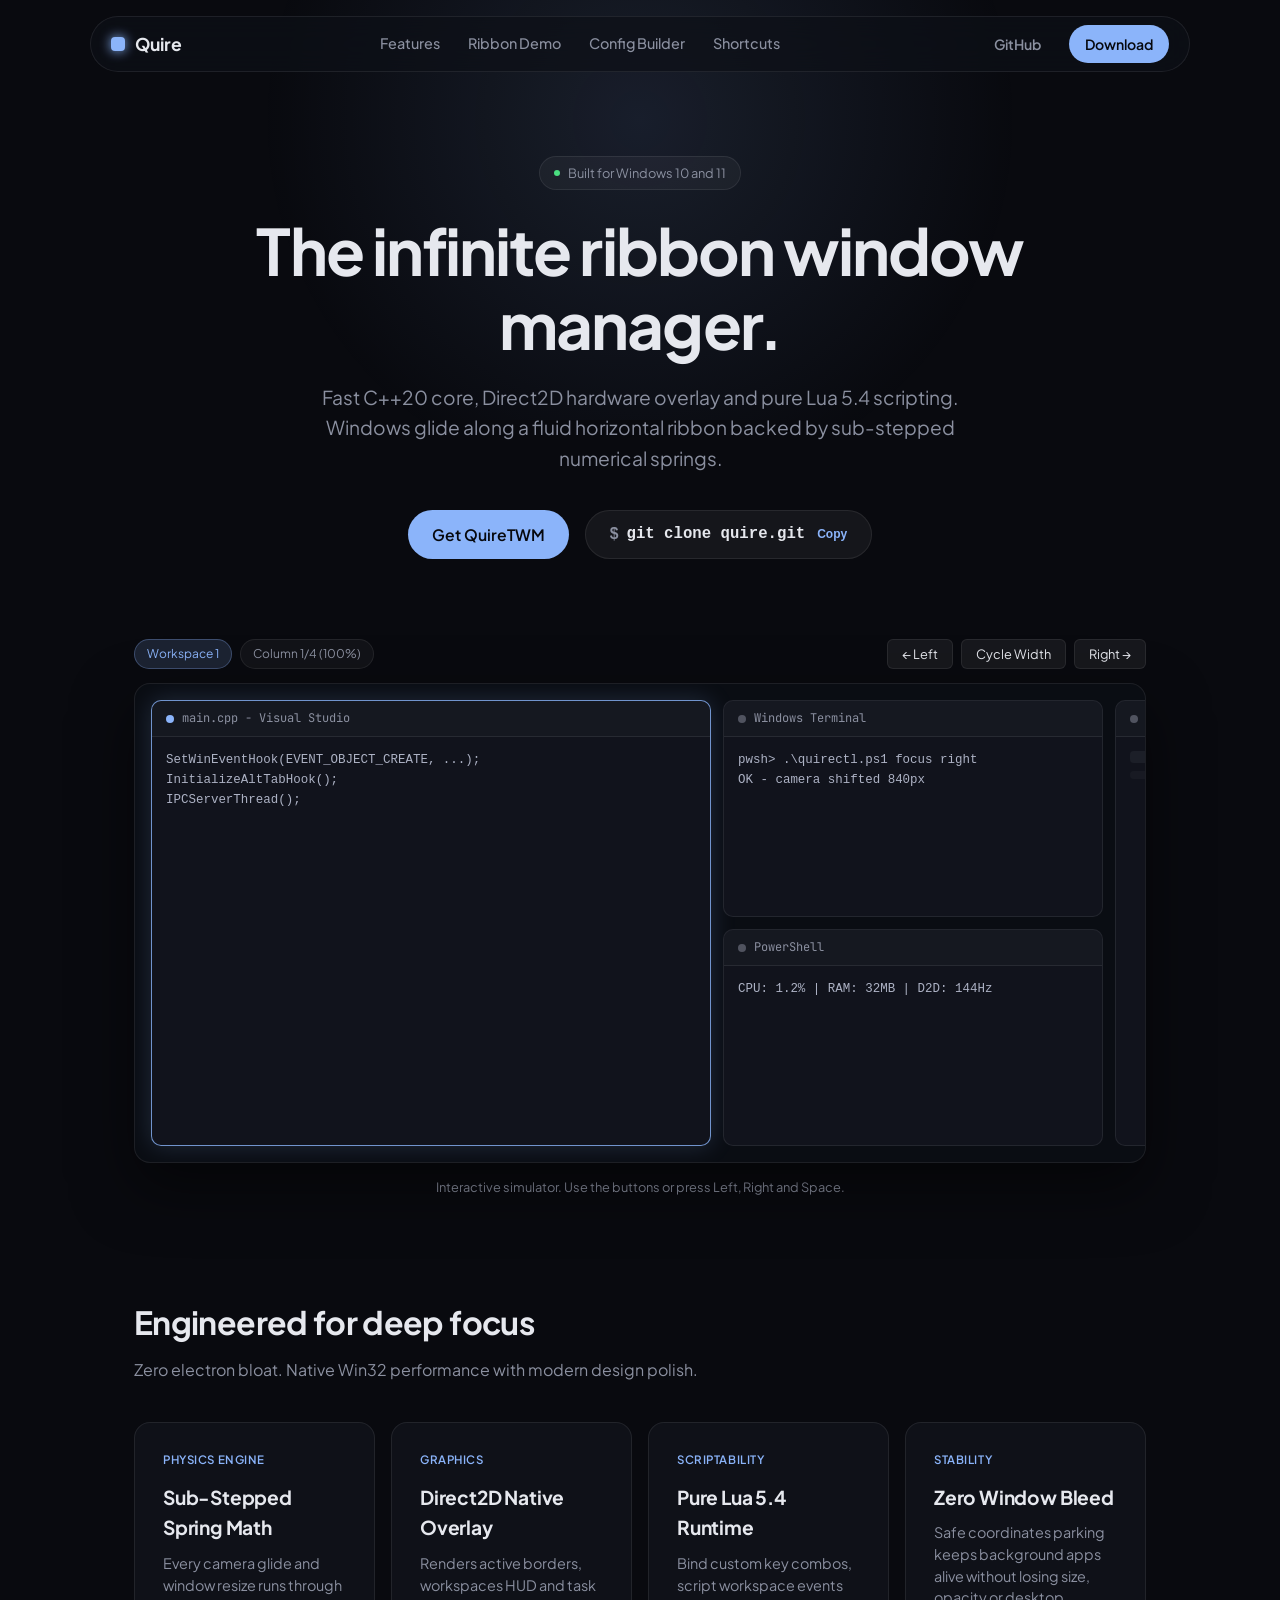
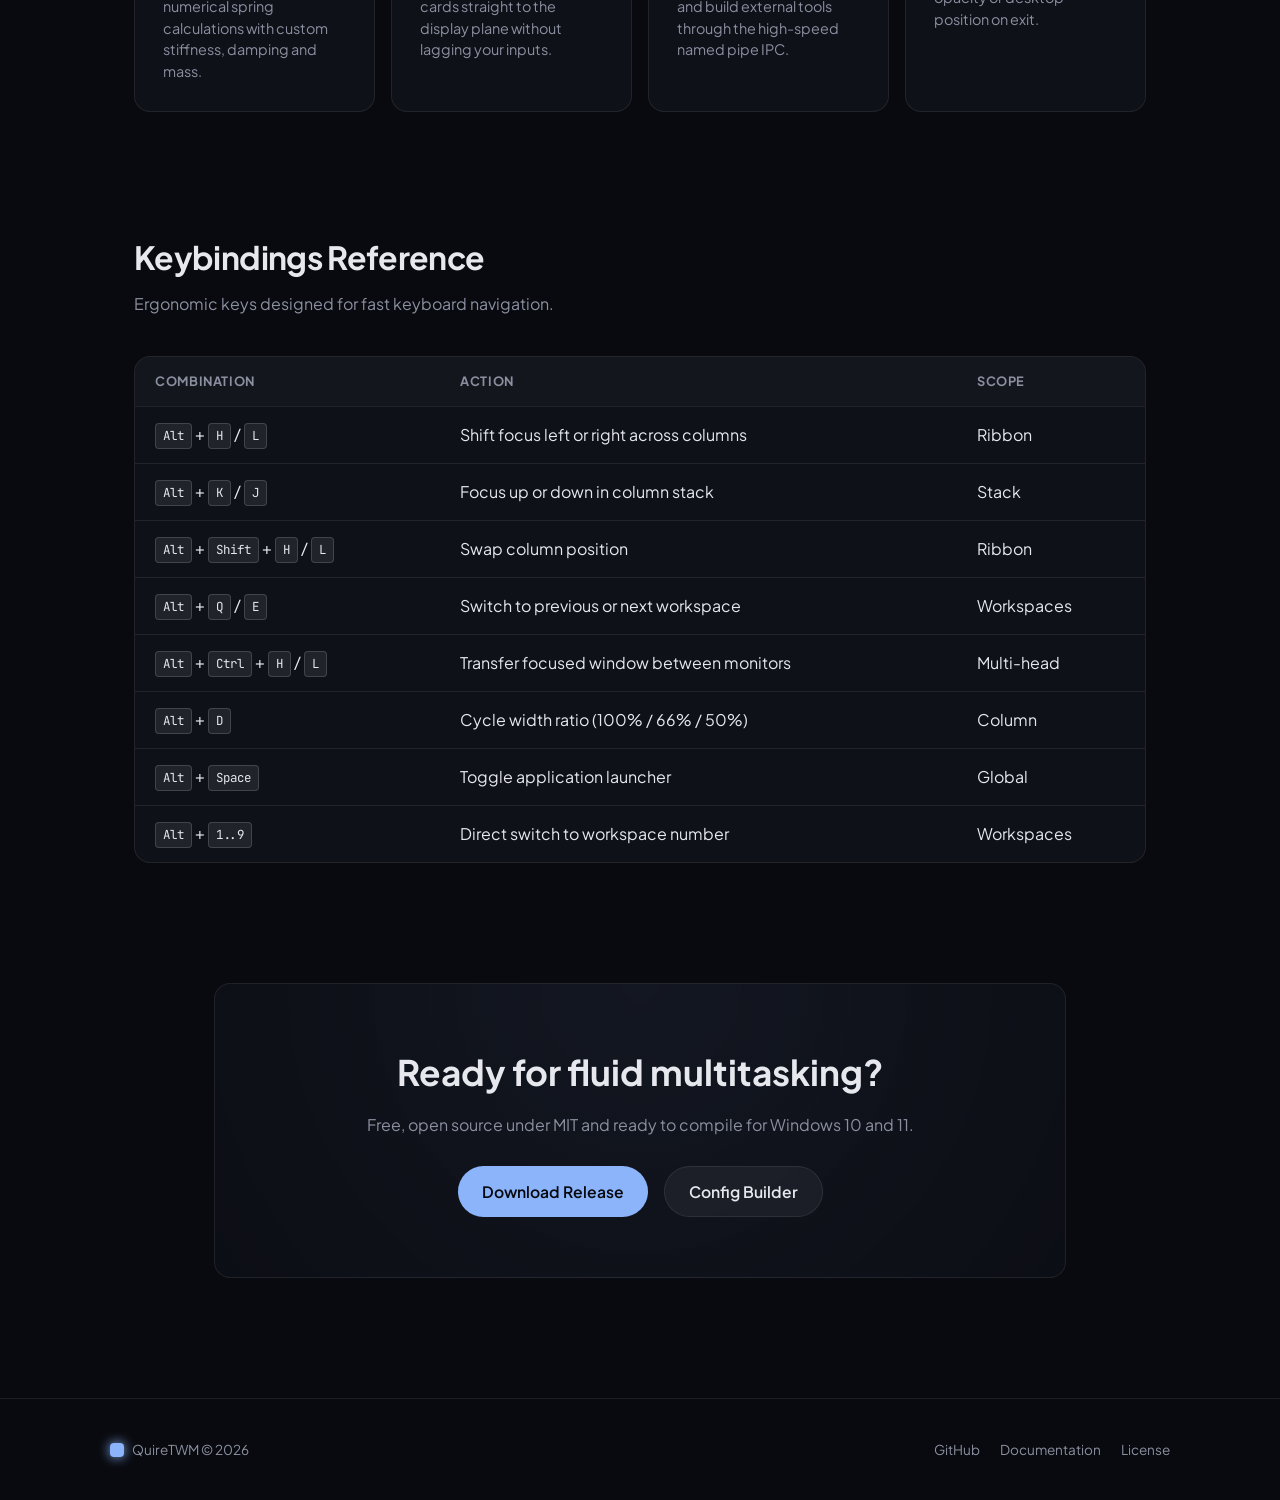
<file: index.html>
<!DOCTYPE html>
<html lang="en">
<head>
  <meta charset="UTF-8">
  <meta name="viewport" content="width=device-width, initial-scale=1.0">
  <title>QuireTWM - Scrollable Tiling for Windows</title>
  <link rel="stylesheet" href="style.css">
  <link rel="preconnect" href="https://fonts.googleapis.com">
  <link rel="preconnect" href="https://fonts.gstatic.com" crossorigin>
  <link href="https://fonts.googleapis.com/css2?family=Plus+Jakarta+Sans:wght@400;500;600;700&family=JetBrains+Mono:wght@400;500&display=swap" rel="stylesheet">
</head>
<body>
  <div class="ambient-glow"></div>

  <header class="nav-wrapper">
    <nav class="nav-bar">
      <div class="logo">
        <span class="logo-mark"></span>
        <span class="logo-text">Quire</span>
      </div>
      <div class="nav-links">
        <a href="#features">Features</a>
        <a href="#demo">Ribbon Demo</a>
        <a href="configgen.html">Config Builder</a>
        <a href="#shortcuts">Shortcuts</a>
      </div>
      <div class="nav-actions">
        <a href="https://github.com/ewasion137/QuireTWM" target="_blank" class="btn btn-ghost">GitHub</a>
        <a href="https://github.com/ewasion137/QuireTWM/releases/" class="btn btn-primary">Download</a>
      </div>
    </nav>
  </header>

  <main>
    <section class="hero">
      <div class="badge">
        <span class="badge-dot"></span>
        <span>Built for Windows 10 and 11</span>
      </div>
      <h1 class="hero-title">
        The infinite ribbon window manager.
      </h1>
      <p class="hero-desc">
        Fast C++20 core, Direct2D hardware overlay and pure Lua 5.4 scripting. Windows glide along a fluid horizontal ribbon backed by sub-stepped numerical springs.
      </p>
      <div class="hero-cta">
        <a href="#download" class="btn btn-primary btn-large">Get QuireTWM</a>
        <button class="btn btn-secondary btn-large copy-btn" data-copy="git clone https://github.com/ewasion137/QuireTWM.git">
          <span class="cmd-icon">$</span>
          <code>git clone quire.git</code>
          <span class="copy-status">Copy</span>
        </button>
      </div>
    </section>

    <section id="demo" class="demo-section">
      <div class="demo-header">
        <div class="demo-status">
          <span class="pill pill-active">Workspace 1</span>
          <span class="pill" id="viewport-stats">Column 2/4 (66%)</span>
        </div>
        <div class="demo-controls">
          <button class="sim-btn" id="btn-left">&larr; Left</button>
          <button class="sim-btn" id="btn-preset">Cycle Width</button>
          <button class="sim-btn" id="btn-right">Right &rarr;</button>
        </div>
      </div>

      <div class="viewport-stage" id="stage">
        <div class="ribbon-track" id="track">
          <div class="column col-large" data-col="1">
            <div class="win-card active">
              <div class="card-bar">
                <span class="win-dot"></span>
                <span class="card-title">main.cpp - Visual Studio</span>
              </div>
              <div class="card-body">
                <pre><code>SetWinEventHook(EVENT_OBJECT_CREATE, ...);
InitializeAltTabHook();
IPCServerThread();</code></pre>
              </div>
            </div>
          </div>

          <div class="column col-medium" data-col="2">
            <div class="win-card">
              <div class="card-bar">
                <span class="win-dot"></span>
                <span class="card-title">Windows Terminal</span>
              </div>
              <div class="card-body">
                <pre><code>pwsh> .\quirectl.ps1 focus right
OK - camera shifted 840px</code></pre>
              </div>
            </div>
            <div class="win-card">
              <div class="card-bar">
                <span class="win-dot"></span>
                <span class="card-title">PowerShell</span>
              </div>
              <div class="card-body">
                <pre><code>CPU: 1.2% | RAM: 32MB | D2D: 144Hz</code></pre>
              </div>
            </div>
          </div>

          <div class="column col-medium" data-col="3">
            <div class="win-card">
              <div class="card-bar">
                <span class="win-dot"></span>
                <span class="card-title">Discord</span>
              </div>
              <div class="card-body">
                <div class="skeleton-block"></div>
                <div class="skeleton-line"></div>
              </div>
            </div>
          </div>

          <div class="column col-large" data-col="4">
            <div class="win-card">
              <div class="card-bar">
                <span class="win-dot"></span>
                <span class="card-title">Edge DevTools</span>
              </div>
              <div class="card-body">
                <div class="skeleton-grid"></div>
              </div>
            </div>
          </div>
        </div>
      </div>
      <p class="demo-tip">Interactive simulator. Use the buttons or press Left, Right and Space.</p>
    </section>

    <section id="features" class="features-section">
      <div class="section-heading">
        <h2>Engineered for deep focus</h2>
        <p>Zero electron bloat. Native Win32 performance with modern design polish.</p>
      </div>

      <div class="bento-grid">
        <div class="bento-card spotlight-card">
          <div class="card-content">
            <div class="bento-tag">Physics Engine</div>
            <h3>Sub-Stepped Spring Math</h3>
            <p>Every camera glide and window resize runs through numerical spring calculations with custom stiffness, damping and mass.</p>
          </div>
        </div>

        <div class="bento-card spotlight-card">
          <div class="card-content">
            <div class="bento-tag">Graphics</div>
            <h3>Direct2D Native Overlay</h3>
            <p>Renders active borders, workspaces HUD and task cards straight to the display plane without lagging your inputs.</p>
          </div>
        </div>

        <div class="bento-card spotlight-card">
          <div class="card-content">
            <div class="bento-tag">Scriptability</div>
            <h3>Pure Lua 5.4 Runtime</h3>
            <p>Bind custom key combos, script workspace events and build external tools through the high-speed named pipe IPC.</p>
          </div>
        </div>

        <div class="bento-card spotlight-card">
          <div class="card-content">
            <div class="bento-tag">Stability</div>
            <h3>Zero Window Bleed</h3>
            <p>Safe coordinates parking keeps background apps alive without losing size, opacity or desktop position on exit.</p>
          </div>
        </div>
      </div>
    </section>

    <section id="shortcuts" class="shortcuts-section">
      <div class="section-heading">
        <h2>Keybindings Reference</h2>
        <p>Ergonomic keys designed for fast keyboard navigation.</p>
      </div>

      <div class="table-wrap">
        <table class="keys-table">
          <thead>
            <tr>
              <th>Combination</th>
              <th>Action</th>
              <th>Scope</th>
            </tr>
          </thead>
        <tbody>
            <tr>
              <td><kbd>Alt</kbd> + <kbd>H</kbd> / <kbd>L</kbd></td>
              <td>Shift focus left or right across columns</td>
              <td>Ribbon</td>
            </tr>
            <tr>
              <td><kbd>Alt</kbd> + <kbd>K</kbd> / <kbd>J</kbd></td>
              <td>Focus up or down in column stack</td>
              <td>Stack</td>
            </tr>
            <tr>
              <td><kbd>Alt</kbd> + <kbd>Shift</kbd> + <kbd>H</kbd> / <kbd>L</kbd></td>
              <td>Swap column position</td>
              <td>Ribbon</td>
            </tr>
            <tr>
              <td><kbd>Alt</kbd> + <kbd>Q</kbd> / <kbd>E</kbd></td>
              <td>Switch to previous or next workspace</td>
              <td>Workspaces</td>
            </tr>
            <tr>
              <td><kbd>Alt</kbd> + <kbd>Ctrl</kbd> + <kbd>H</kbd> / <kbd>L</kbd></td>
              <td>Transfer focused window between monitors</td>
              <td>Multi-head</td>
            </tr>
            <tr>
              <td><kbd>Alt</kbd> + <kbd>D</kbd></td>
              <td>Cycle width ratio (100% / 66% / 50%)</td>
              <td>Column</td>
            </tr>
            <tr>
              <td><kbd>Alt</kbd> + <kbd>Space</kbd></td>
              <td>Toggle application launcher</td>
              <td>Global</td>
            </tr>
            <tr>
              <td><kbd>Alt</kbd> + <kbd>1..9</kbd></td>
              <td>Direct switch to workspace number</td>
              <td>Workspaces</td>
            </tr>
          </tbody>
        </table>
      </div>
    </section>

    <section id="download" class="download-section">
      <div class="download-card spotlight-card">
        <h2>Ready for fluid multitasking?</h2>
        <p>Free, open source under MIT and ready to compile for Windows 10 and 11.</p>
        <div class="download-buttons">
          <a href="https://github.com/ewasion137/QuireTWM/releases" class="btn btn-primary btn-large">Download Release</a>
          <a href="configgen.html" class="btn btn-secondary btn-large">Config Builder</a>
        </div>
      </div>
    </section>
  </main>

  <footer class="footer">
    <div class="footer-body">
      <div class="footer-brand">
        <span class="logo-mark"></span>
        <span>QuireTWM &copy; 2026</span>
      </div>
      <div class="footer-links">
        <a href="https://github.com/ewasion137/QuireTWM">GitHub</a>
        <a href="configgen.html">Documentation</a>
        <a href="#">License</a>
      </div>
    </div>
  </footer>

  <script src="web.js"></script>
</body>
</html>
</file>
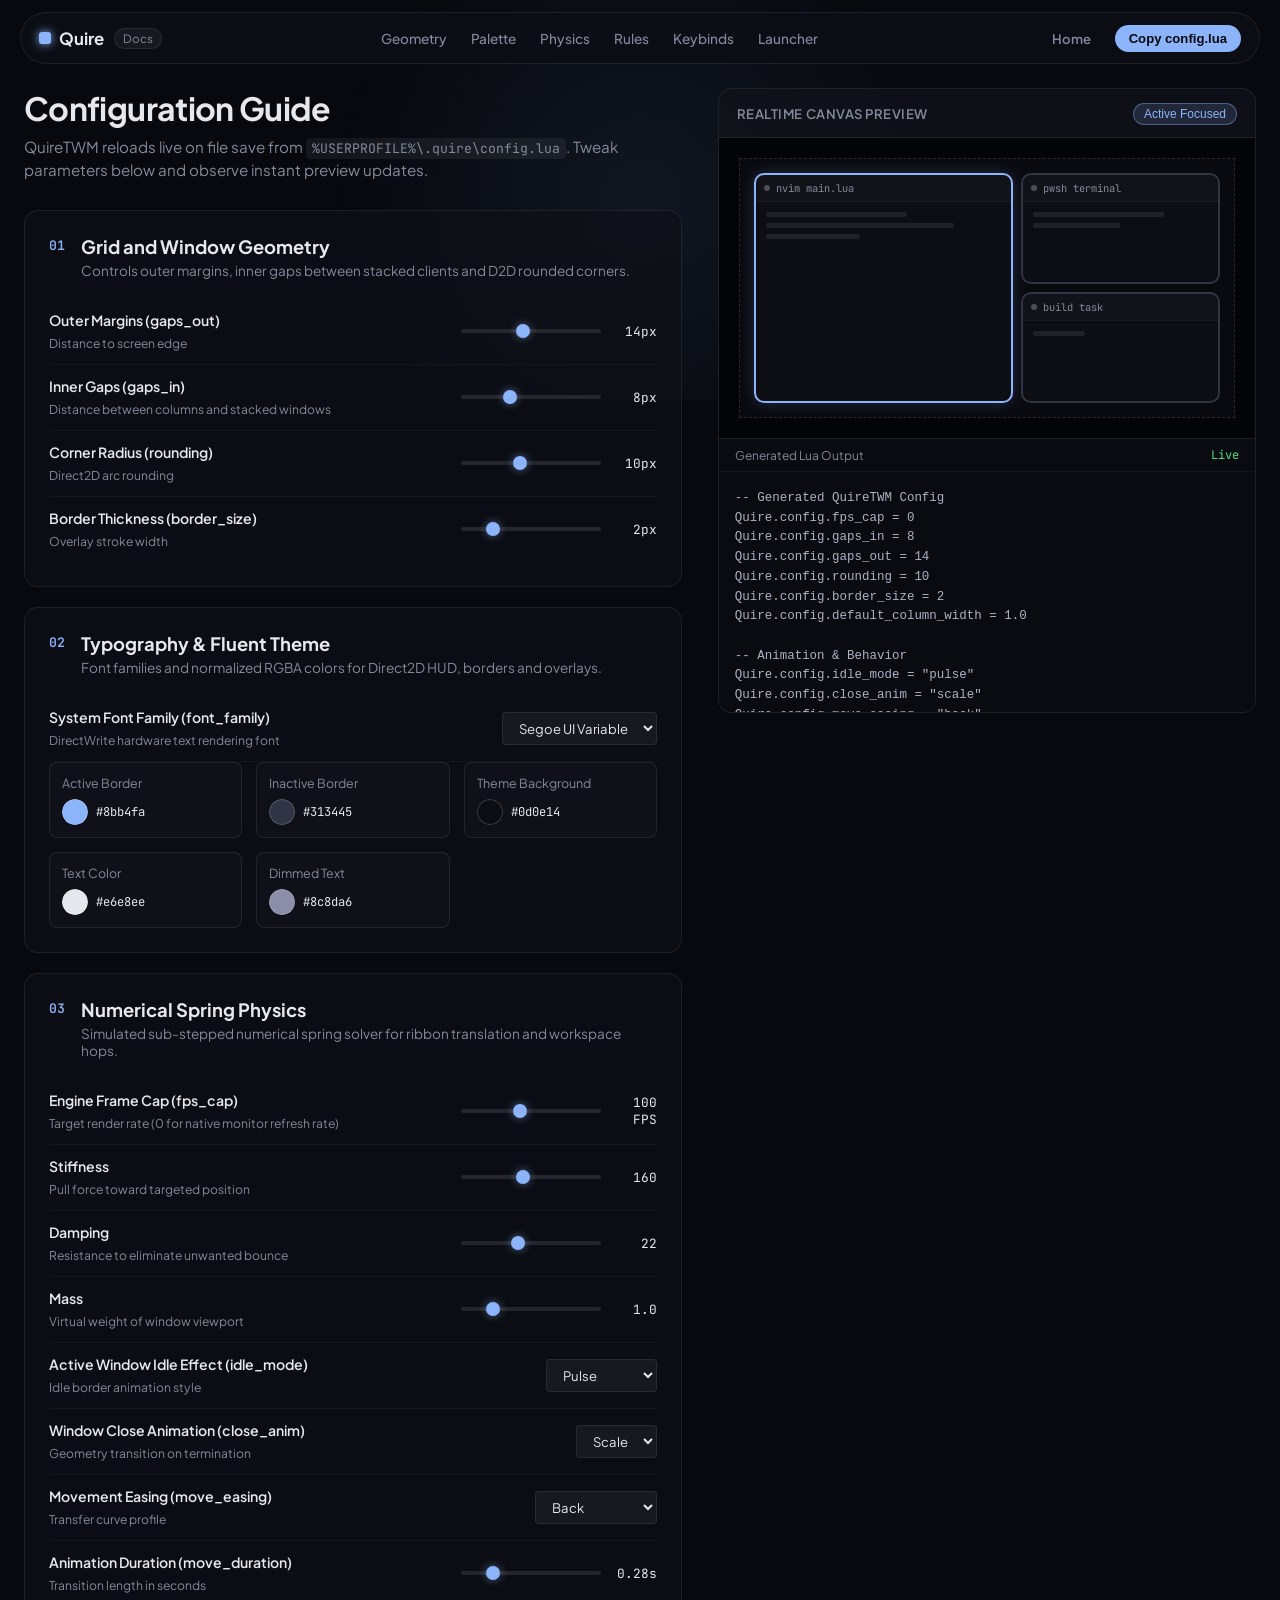
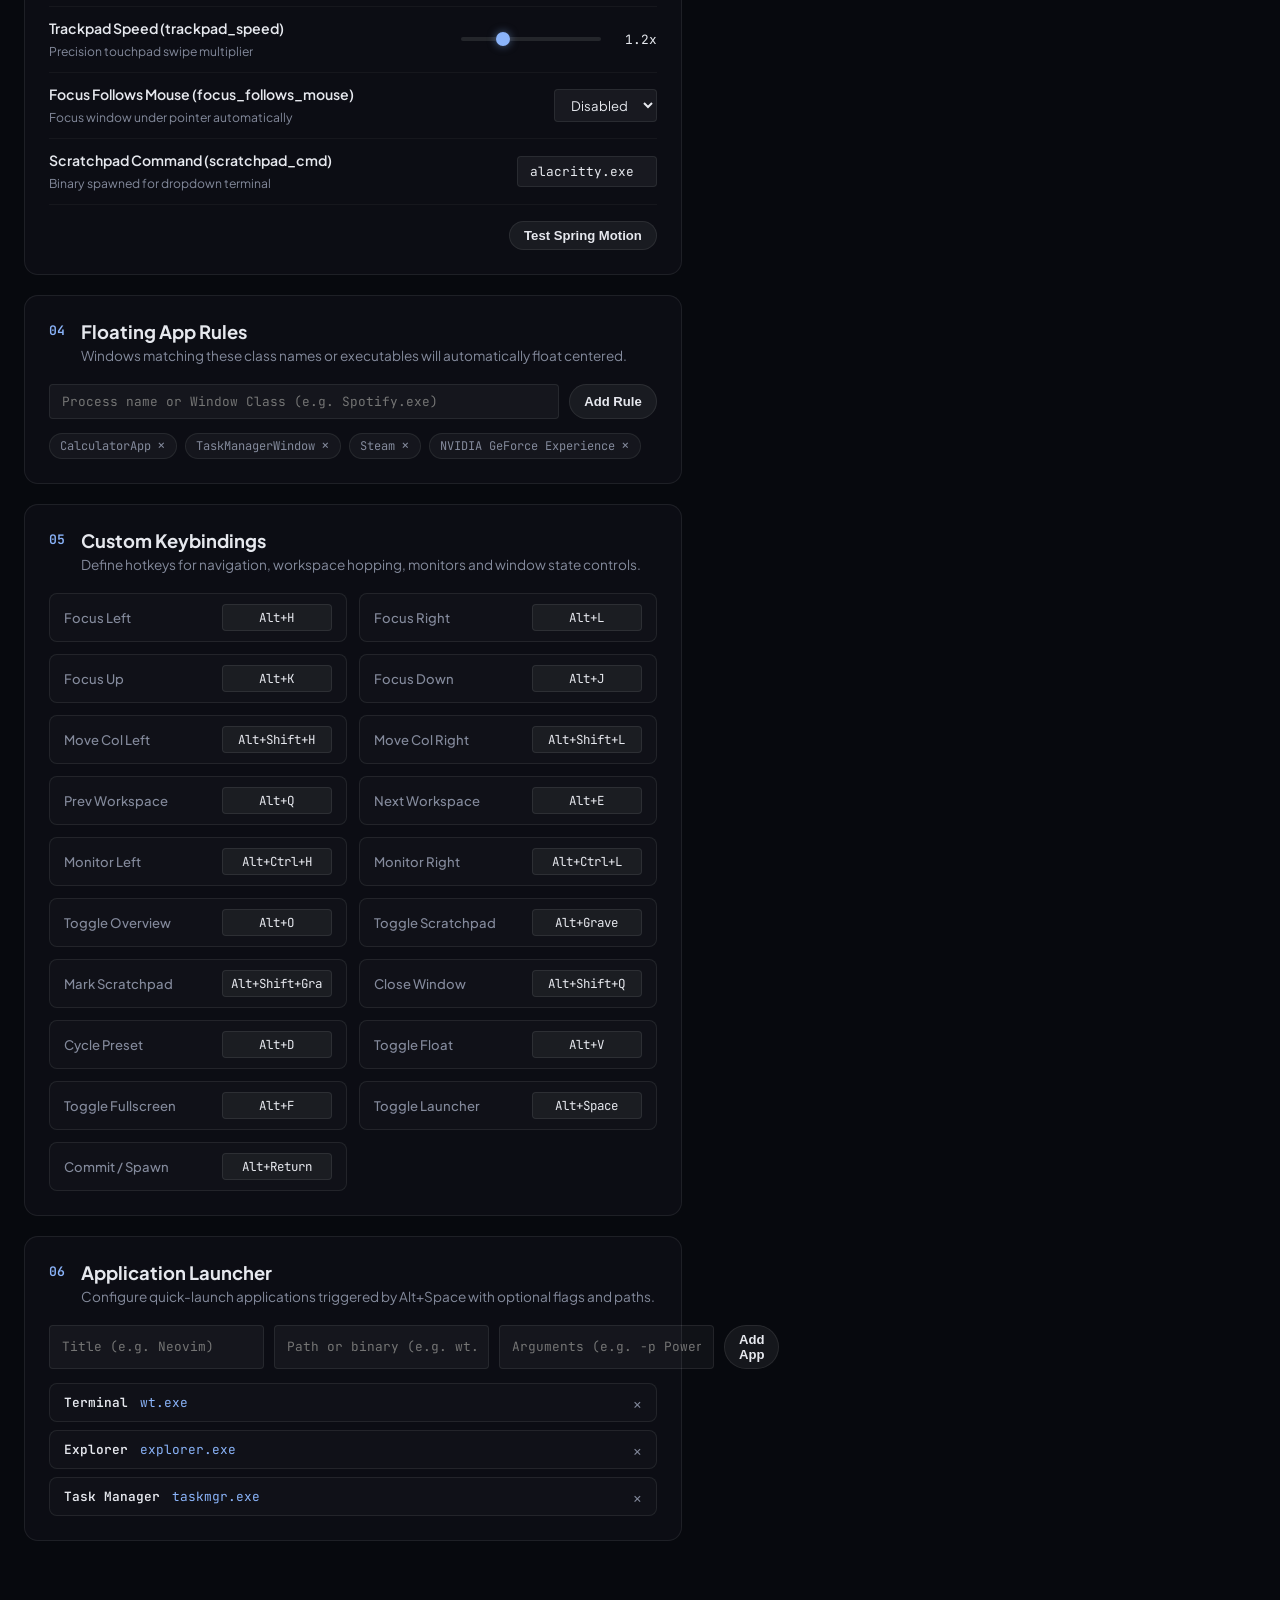
<file: configgen.html>
<!DOCTYPE html>
<html lang="en">
<head>
  <meta charset="UTF-8">
  <meta name="viewport" content="width=device-width, initial-scale=1.0">
  <title>QuireTWM - Documentation and Config Builder</title>
  <link rel="stylesheet" href="pstyle2.css">
  <link rel="preconnect" href="https://fonts.googleapis.com">
  <link rel="preconnect" href="https://fonts.gstatic.com" crossorigin>
  <link href="https://fonts.googleapis.com/css2?family=Plus+Jakarta+Sans:wght@400;500;600;700&family=JetBrains+Mono:wght@400;500&display=swap" rel="stylesheet">
</head>
<body>
  <div class="ambient-glow"></div>

  <header class="nav-wrapper">
    <nav class="nav-bar">
      <div class="logo">
        <a href="index.html" class="logo-link">
          <span class="logo-mark"></span>
          <span class="logo-text">Quire</span>
        </a>
        <span class="badge-sub">Docs</span>
      </div>
      <div class="nav-links">
        <a href="#geometry">Geometry</a>
        <a href="#palette">Palette</a>
        <a href="#springs">Physics</a>
        <a href="#rules">Rules</a>
        <a href="#keybinds">Keybinds</a>
        <a href="#launcher">Launcher</a>
      </div>
      <div class="nav-actions">
        <a href="index.html" class="btn btn-ghost">Home</a>
        <button id="copy-lua-btn" class="btn btn-primary">Copy config.lua</button>
      </div>
    </nav>
  </header>

  <div class="layout-container">
    <div class="docs-column">
      <div class="docs-header">
        <h1>Configuration Guide</h1>
        <p>QuireTWM reloads live on file save from <code>%USERPROFILE%\.quire\config.lua</code>. Tweak parameters below and observe instant preview updates.</p>
      </div>

      <section id="geometry" class="param-card">
        <div class="card-headline">
          <span class="card-step">01</span>
          <div>
            <h2>Grid and Window Geometry</h2>
            <p>Controls outer margins, inner gaps between stacked clients and D2D rounded corners.</p>
          </div>
        </div>

        <div class="control-row">
          <div class="control-meta">
            <label for="input-gaps-out">Outer Margins (gaps_out)</label>
            <span class="meta-hint">Distance to screen edge</span>
          </div>
          <div class="control-input">
            <input type="range" id="input-gaps-out" min="0" max="32" value="14">
            <span class="input-val" id="val-gaps-out">14px</span>
          </div>
        </div>

        <div class="control-row">
          <div class="control-meta">
            <label for="input-gaps-in">Inner Gaps (gaps_in)</label>
            <span class="meta-hint">Distance between columns and stacked windows</span>
          </div>
          <div class="control-input">
            <input type="range" id="input-gaps-in" min="0" max="24" value="8">
            <span class="input-val" id="val-gaps-in">8px</span>
          </div>
        </div>

        <div class="control-row">
          <div class="control-meta">
            <label for="input-rounding">Corner Radius (rounding)</label>
            <span class="meta-hint">Direct2D arc rounding</span>
          </div>
          <div class="control-input">
            <input type="range" id="input-rounding" min="0" max="24" value="10">
            <span class="input-val" id="val-rounding">10px</span>
          </div>
        </div>

        <div class="control-row">
          <div class="control-meta">
            <label for="input-border">Border Thickness (border_size)</label>
            <span class="meta-hint">Overlay stroke width</span>
          </div>
          <div class="control-input">
            <input type="range" id="input-border" min="1" max="6" value="2">
            <span class="input-val" id="val-border">2px</span>
          </div>
        </div>
      </section>

      <section id="palette" class="param-card">
        <div class="card-headline">
          <span class="card-step">02</span>
          <div>
            <h2>Typography & Fluent Theme</h2>
            <p>Font families and normalized RGBA colors for Direct2D HUD, borders and overlays.</p>
          </div>
        </div>

        <div class="control-row">
          <div class="control-meta">
            <label for="select-font">System Font Family (font_family)</label>
            <span class="meta-hint">DirectWrite hardware text rendering font</span>
          </div>
          <div class="control-input">
            <select id="select-font" class="config-select">
              <option value="Segoe UI Variable" selected>Segoe UI Variable</option>
              <option value="Segoe UI">Segoe UI</option>
              <option value="Cascadia Code">Cascadia Code</option>
              <option value="JetBrains Mono">JetBrains Mono</option>
              <option value="Consolas">Consolas</option>
            </select>
          </div>
        </div>

        <div class="color-grid">
          <div class="color-item">
            <label for="col-active">Active Border</label>
            <div class="picker-box">
              <input type="color" id="col-active" value="#8bb4fa">
              <span class="picker-code" id="hex-active">#8bb4fa</span>
            </div>
          </div>

          <div class="color-item">
            <label for="col-inactive">Inactive Border</label>
            <div class="picker-box">
              <input type="color" id="col-inactive" value="#313445">
              <span class="picker-code" id="hex-inactive">#313445</span>
            </div>
          </div>

          <div class="color-item">
            <label for="col-bg">Theme Background</label>
            <div class="picker-box">
              <input type="color" id="col-bg" value="#0d0e14">
              <span class="picker-code" id="hex-bg">#0d0e14</span>
            </div>
          </div>

          <div class="color-item">
            <label for="col-text">Text Color</label>
            <div class="picker-box">
              <input type="color" id="col-text" value="#e6e8ee">
              <span class="picker-code" id="hex-text">#e6e8ee</span>
            </div>
          </div>

          <div class="color-item">
            <label for="col-dim">Dimmed Text</label>
            <div class="picker-box">
              <input type="color" id="col-dim" value="#8c8da6">
              <span class="picker-code" id="hex-dim">#8c8da6</span>
            </div>
          </div>
        </div>
      </section>

      <section id="springs" class="param-card">
        <div class="card-headline">
          <span class="card-step">03</span>
          <div>
            <h2>Numerical Spring Physics</h2>
            <p>Simulated sub-stepped numerical spring solver for ribbon translation and workspace hops.</p>
          </div>
        </div>

        <div class="control-row">
          <div class="control-meta">
            <label for="input-fps">Engine Frame Cap (fps_cap)</label>
            <span class="meta-hint">Target render rate (0 for native monitor refresh rate)</span>
          </div>
          <div class="control-input">
            <input type="range" id="input-fps" min="0" max="240" step="10" value="100">
            <span class="input-val" id="val-fps">100 FPS</span>
          </div>
        </div>

        <div class="control-row">
          <div class="control-meta">
            <label for="input-stiffness">Stiffness</label>
            <span class="meta-hint">Pull force toward targeted position</span>
          </div>
          <div class="control-input">
            <input type="range" id="input-stiffness" min="50" max="300" value="160">
            <span class="input-val" id="val-stiffness">160</span>
          </div>
        </div>

        <div class="control-row">
          <div class="control-meta">
            <label for="input-damping">Damping</label>
            <span class="meta-hint">Resistance to eliminate unwanted bounce</span>
          </div>
          <div class="control-input">
            <input type="range" id="input-damping" min="10" max="40" value="22">
            <span class="input-val" id="val-damping">22</span>
          </div>
        </div>

        <div class="control-row">
          <div class="control-meta">
            <label for="input-mass">Mass</label>
            <span class="meta-hint">Virtual weight of window viewport</span>
          </div>
          <div class="control-input">
            <input type="range" id="input-mass" min="0.5" max="3.0" step="0.1" value="1.0">
            <span class="input-val" id="val-mass">1.0</span>
          </div>
        </div>

        <div class="control-row">
          <div class="control-meta">
            <label for="select-idle">Active Window Idle Effect (idle_mode)</label>
            <span class="meta-hint">Idle border animation style</span>
          </div>
          <div class="control-input">
            <select id="select-idle" class="config-select">
              <option value="pulse" selected>Pulse</option>
              <option value="heartbeat">Heartbeat</option>
              <option value="flash">Flash</option>
              <option value="wobble">Wobble</option>
              <option value="shake">Shake</option>
            </select>
          </div>
        </div>

        <div class="control-row">
          <div class="control-meta">
            <label for="select-close">Window Close Animation (close_anim)</label>
            <span class="meta-hint">Geometry transition on termination</span>
          </div>
          <div class="control-input">
            <select id="select-close" class="config-select">
              <option value="scale" selected>Scale</option>
              <option value="slide">Slide</option>
              <option value="fold">Fold</option>
            </select>
          </div>
        </div>

        <div class="control-row">
          <div class="control-meta">
            <label for="select-easing">Movement Easing (move_easing)</label>
            <span class="meta-hint">Transfer curve profile</span>
          </div>
          <div class="control-input">
            <select id="select-easing" class="config-select">
              <option value="back" selected>Back</option>
              <option value="linear">Linear</option>
              <option value="ease_in">Ease In</option>
              <option value="ease_out">Ease Out</option>
              <option value="ease_in_out">Ease In-Out</option>
              <option value="bounce">Bounce</option>
              <option value="elastic">Elastic</option>
            </select>
          </div>
        </div>

        <div class="control-row">
          <div class="control-meta">
            <label for="input-move-duration">Animation Duration (move_duration)</label>
            <span class="meta-hint">Transition length in seconds</span>
          </div>
          <div class="control-input">
            <input type="range" id="input-move-duration" min="0.1" max="1.0" step="0.02" value="0.28">
            <span class="input-val" id="val-move-duration">0.28s</span>
          </div>
        </div>

        <div class="control-row">
          <div class="control-meta">
            <label for="input-trackpad-speed">Trackpad Speed (trackpad_speed)</label>
            <span class="meta-hint">Precision touchpad swipe multiplier</span>
          </div>
          <div class="control-input">
            <input type="range" id="input-trackpad-speed" min="0.5" max="3.0" step="0.1" value="1.2">
            <span class="input-val" id="val-trackpad-speed">1.2x</span>
          </div>
        </div>

        <div class="control-row">
          <div class="control-meta">
            <label for="select-focus-mouse">Focus Follows Mouse (focus_follows_mouse)</label>
            <span class="meta-hint">Focus window under pointer automatically</span>
          </div>
          <div class="control-input">
            <select id="select-focus-mouse" class="config-select">
              <option value="false" selected>Disabled</option>
              <option value="true">Enabled</option>
            </select>
          </div>
        </div>

        <div class="control-row">
          <div class="control-meta">
            <label for="input-scratchpad-cmd">Scratchpad Command (scratchpad_cmd)</label>
            <span class="meta-hint">Binary spawned for dropdown terminal</span>
          </div>
          <div class="control-input">
            <input type="text" id="input-scratchpad-cmd" class="config-text-input" value="alacritty.exe">
          </div>
        </div>

        <div class="spring-action">
          <button id="btn-trigger-spring" class="btn btn-secondary">Test Spring Motion</button>
        </div>
      </section>

      <section id="rules" class="param-card">
        <div class="card-headline">
          <span class="card-step">04</span>
          <div>
            <h2>Floating App Rules</h2>
            <p>Windows matching these class names or executables will automatically float centered.</p>
          </div>
        </div>

        <div class="rules-input-row">
          <input type="text" id="input-new-rule" placeholder="Process name or Window Class (e.g. Spotify.exe)">
          <button id="btn-add-rule" class="btn btn-secondary">Add Rule</button>
        </div>

        <div class="rules-tags" id="rules-container"></div>
      </section>

      <section id="keybinds" class="param-card">
        <div class="card-headline">
          <span class="card-step">05</span>
          <div>
            <h2>Custom Keybindings</h2>
            <p>Define hotkeys for navigation, workspace hopping, monitors and window state controls.</p>
          </div>
        </div>

        <div class="binds-grid" id="binds-container"></div>
      </section>

      <section id="launcher" class="param-card">
        <div class="card-headline">
          <span class="card-step">06</span>
          <div>
            <h2>Application Launcher</h2>
            <p>Configure quick-launch applications triggered by Alt+Space with optional flags and paths.</p>
          </div>
        </div>

        <div class="app-input-row">
          <input type="text" id="app-name" placeholder="Title (e.g. Neovim)">
          <input type="text" id="app-path" placeholder="Path or binary (e.g. wt.exe)">
          <input type="text" id="app-args" placeholder="Arguments (e.g. -p PowerShell)">
          <button id="btn-add-app" class="btn btn-secondary">Add App</button>
        </div>

        <div class="apps-list" id="apps-container"></div>
      </section>
    </div>

    <aside class="preview-column">
      <div class="preview-panel">
        <div class="panel-header">
          <span class="panel-title">Realtime Canvas Preview</span>
          <div class="panel-actions">
            <button id="toggle-active-btn" class="pill pill-active">Active Focused</button>
          </div>
        </div>

        <div class="mock-display" id="mock-display">
          <div class="mock-screen" id="mock-screen">
            <div class="mock-col mock-col-left" id="mock-col-1">
              <div class="mock-window" id="win-mock-1">
                <div class="mock-titlebar">
                  <span class="mock-btn-dot"></span>
                  <span class="mock-text">nvim main.lua</span>
                </div>
                <div class="mock-content">
                  <span class="code-line w-60"></span>
                  <span class="code-line w-80"></span>
                  <span class="code-line w-40"></span>
                </div>
              </div>
            </div>

            <div class="mock-col mock-col-right" id="mock-col-2">
              <div class="mock-window" id="win-mock-2">
                <div class="mock-titlebar">
                  <span class="mock-btn-dot"></span>
                  <span class="mock-text">pwsh terminal</span>
                </div>
                <div class="mock-content">
                  <span class="code-line w-75"></span>
                  <span class="code-line w-50"></span>
                </div>
              </div>
              <div class="mock-window" id="win-mock-3">
                <div class="mock-titlebar">
                  <span class="mock-btn-dot"></span>
                  <span class="mock-text">build task</span>
                </div>
                <div class="mock-content">
                  <span class="code-line w-30"></span>
                </div>
              </div>
            </div>
          </div>
        </div>

        <div class="output-box">
          <div class="output-header">
            <span>Generated Lua Output</span>
            <span class="output-tag">Live</span>
          </div>
          <pre class="lua-display"><code id="lua-code"></code></pre>
        </div>
      </div>
    </aside>
  </div>

  <script src="preview.js"></script>
</body>
</html>
</file>
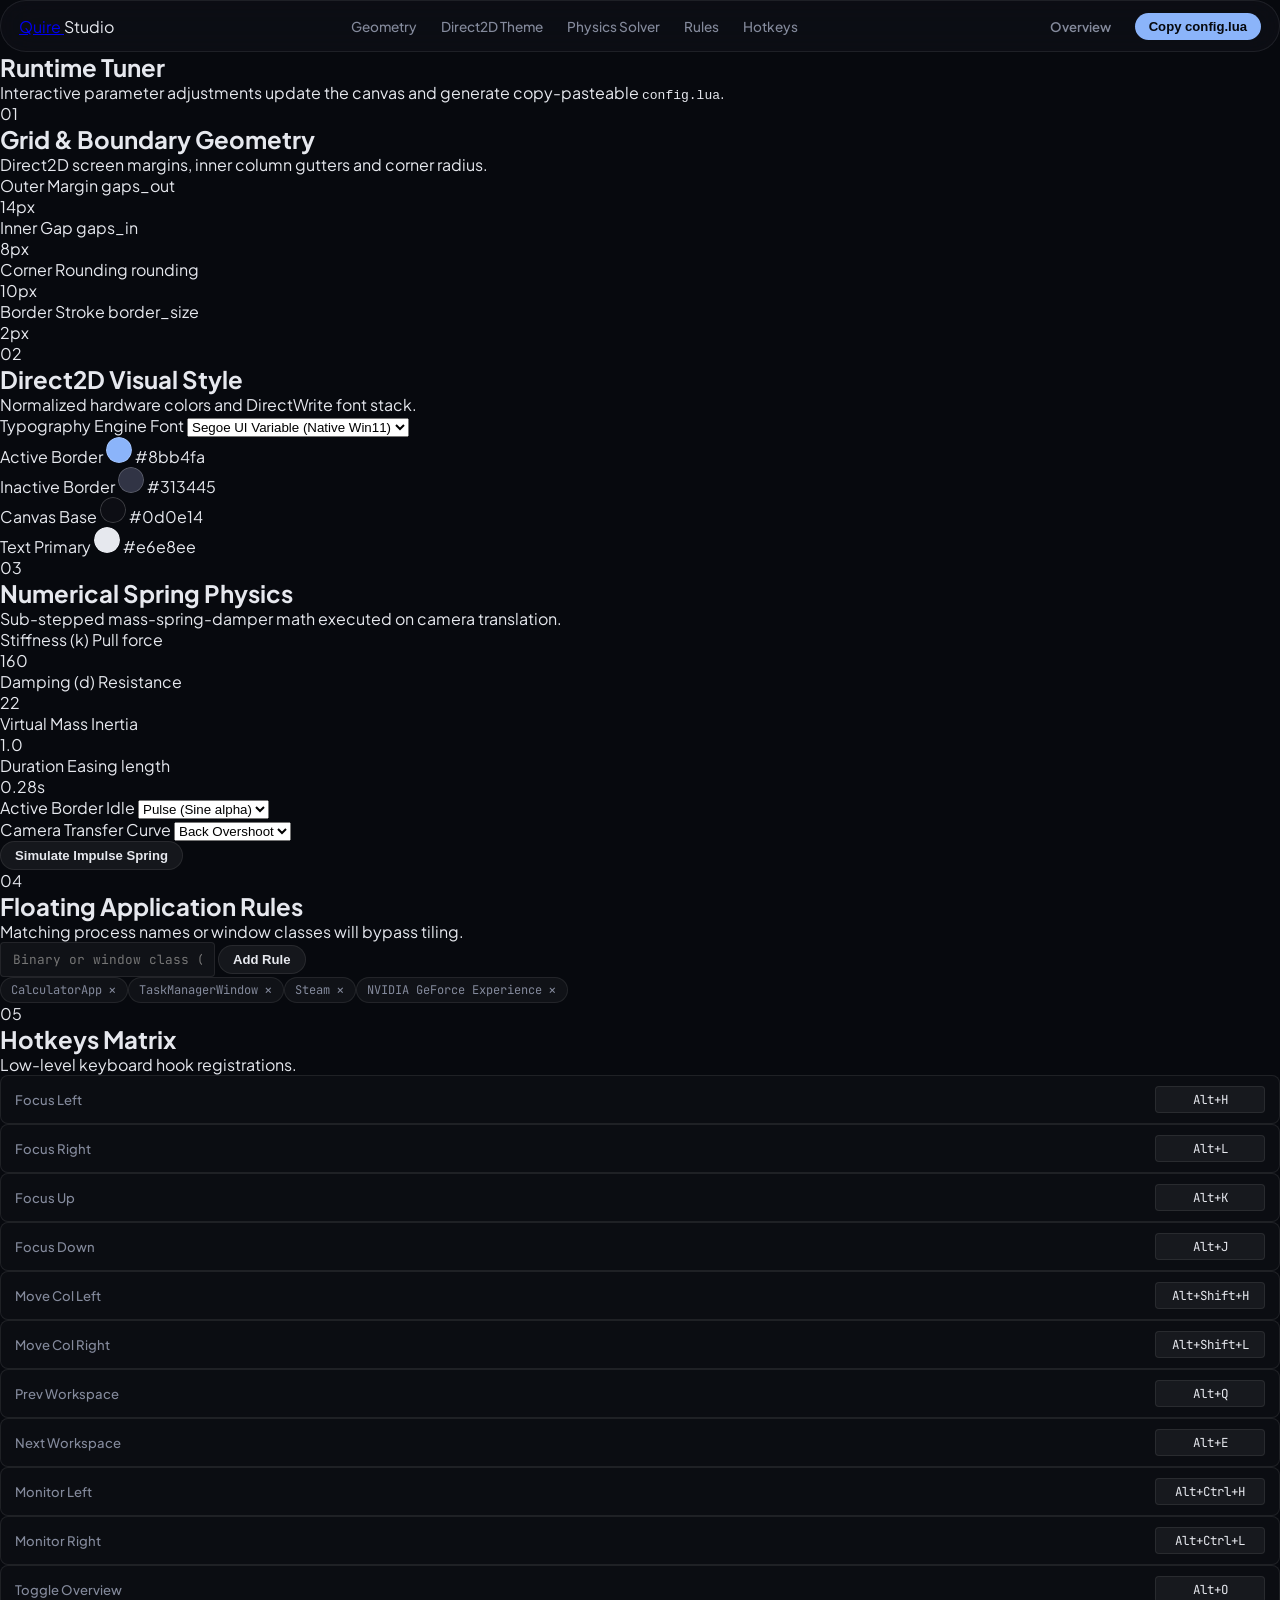
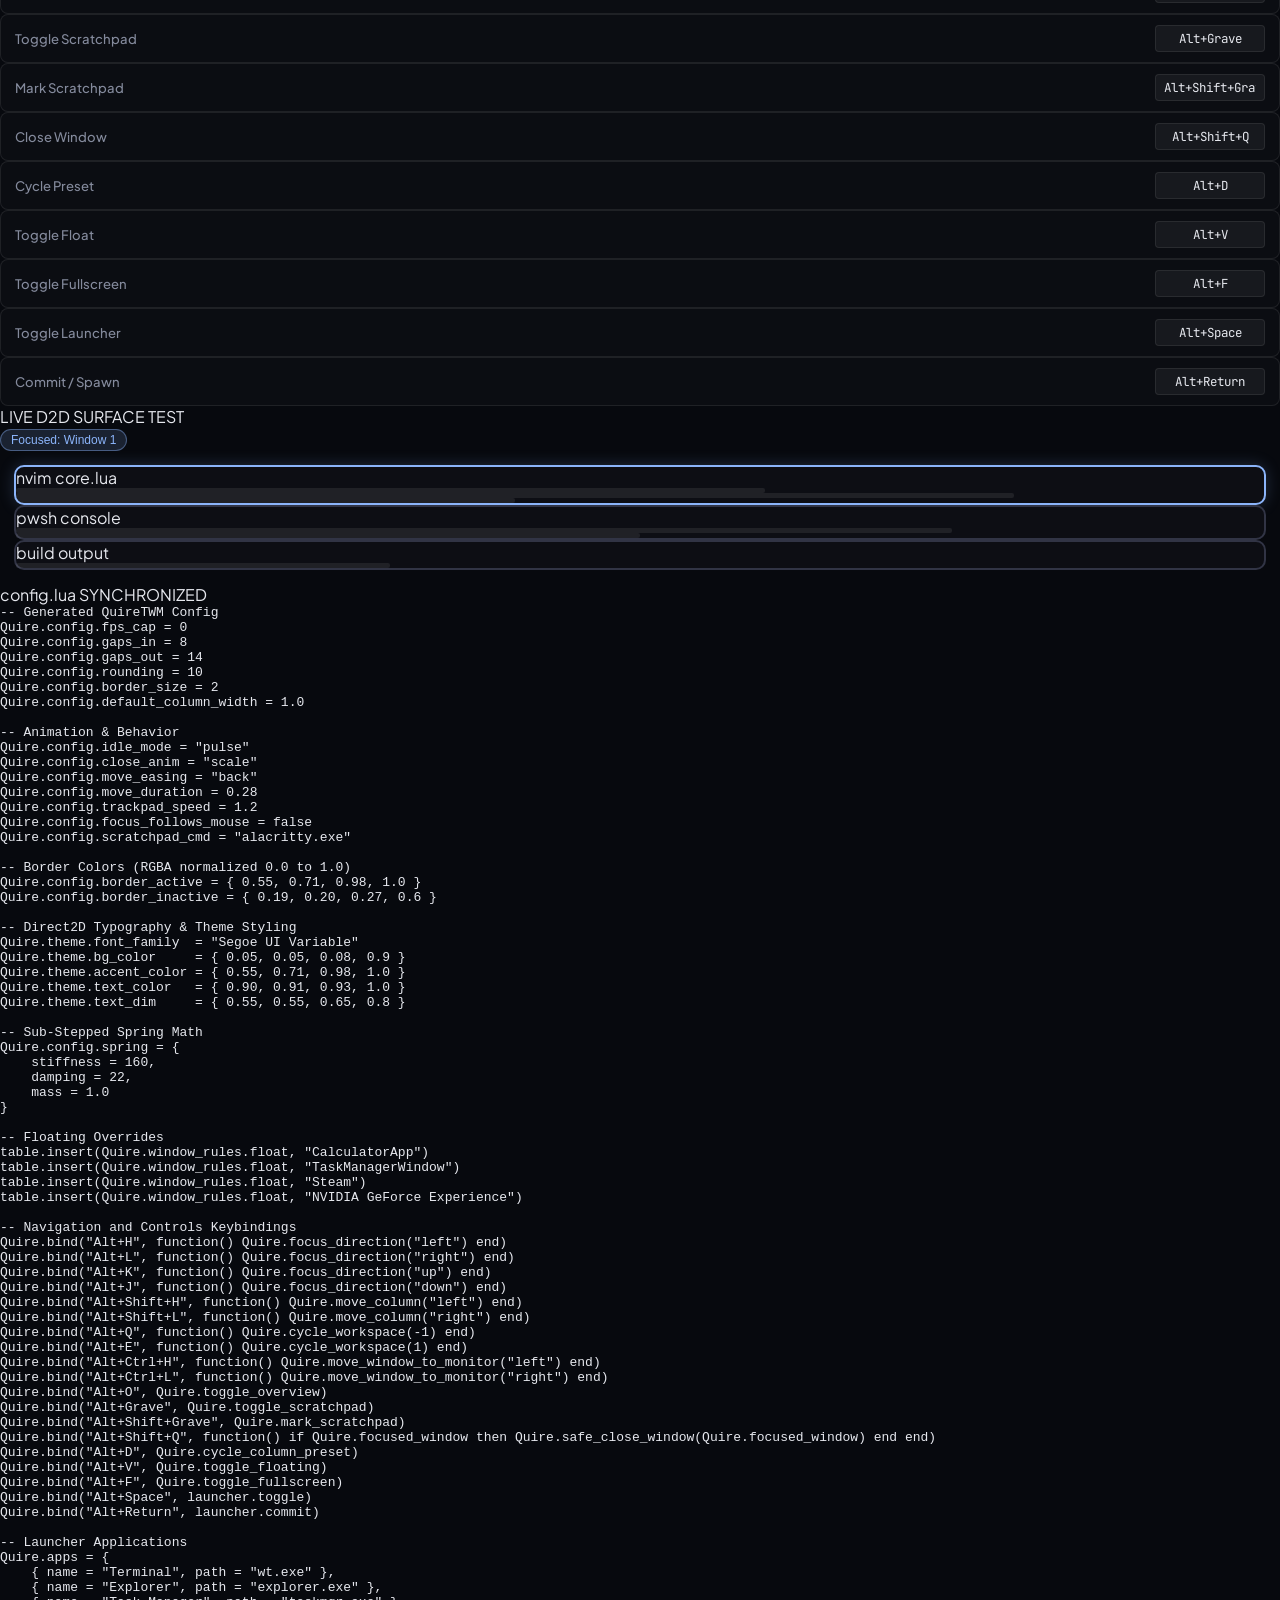
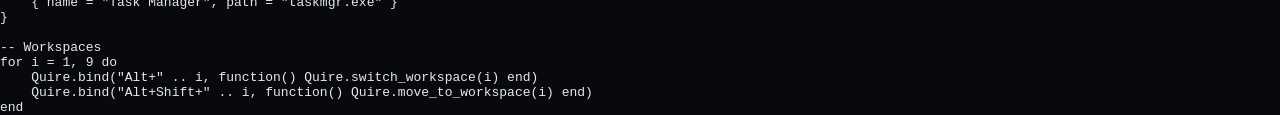
<file: page2.html>
<!DOCTYPE html>
<html lang="en">
<head>
  <meta charset="UTF-8">
  <meta name="viewport" content="width=device-width, initial-scale=1.0">
  <title>QuireTWM Config Studio & Runtime Tuner</title>
  <link rel="stylesheet" href="pstyle2.css">
  <link rel="preconnect" href="https://fonts.googleapis.com">
  <link rel="preconnect" href="https://fonts.gstatic.com" crossorigin>
  <link href="https://fonts.googleapis.com/css2?family=Plus+Jakarta+Sans:wght@400;500;600;700&family=JetBrains+Mono:wght@400;500;600&display=swap" rel="stylesheet">
</head>
<body>
  <div class="glow-surface"></div>

  <header class="nav-shell">
    <nav class="nav-bar">
      <div class="brand">
        <a href="index.html" class="brand-link">
          <span class="brand-glyph"></span>
          <span class="brand-title">Quire</span>
        </a>
        <span class="brand-tag">Studio</span>
      </div>
      <div class="nav-links">
        <a href="#geometry">Geometry</a>
        <a href="#palette">Direct2D Theme</a>
        <a href="#springs">Physics Solver</a>
        <a href="#rules">Rules</a>
        <a href="#keybinds">Hotkeys</a>
      </div>
      <div class="nav-actions">
        <a href="index.html" class="btn btn-ghost">Overview</a>
        <button id="copy-lua-btn" class="btn btn-primary">Copy config.lua</button>
      </div>
    </nav>
  </header>

  <div class="studio-layout">
    <section class="controls-column">
      <div class="studio-header">
        <h1>Runtime Tuner</h1>
        <p>Interactive parameter adjustments update the canvas and generate copy-pasteable <code>config.lua</code>.</p>
      </div>

      <div class="group-card" id="geometry">
        <div class="group-title">
          <span class="group-num">01</span>
          <div>
            <h2>Grid & Boundary Geometry</h2>
            <p>Direct2D screen margins, inner column gutters and corner radius.</p>
          </div>
        </div>

        <div class="dial-grid">
          <div class="tactile-dial" data-param="gapsOut" data-min="0" data-max="40" data-step="1" data-val="14" data-unit="px">
            <div class="dial-meta">
              <span class="dial-name">Outer Margin</span>
              <span class="dial-hint">gaps_out</span>
            </div>
            <div class="dial-display">
              <span class="dial-num">14</span><span class="dial-unit">px</span>
            </div>
            <div class="dial-tape">
              <div class="dial-ticks"></div>
              <div class="dial-cursor"></div>
            </div>
          </div>

          <div class="tactile-dial" data-param="gapsIn" data-min="0" data-max="32" data-step="1" data-val="8" data-unit="px">
            <div class="dial-meta">
              <span class="dial-name">Inner Gap</span>
              <span class="dial-hint">gaps_in</span>
            </div>
            <div class="dial-display">
              <span class="dial-num">8</span><span class="dial-unit">px</span>
            </div>
            <div class="dial-tape">
              <div class="dial-ticks"></div>
              <div class="dial-cursor"></div>
            </div>
          </div>

          <div class="tactile-dial" data-param="rounding" data-min="0" data-max="24" data-step="1" data-val="10" data-unit="px">
            <div class="dial-meta">
              <span class="dial-name">Corner Rounding</span>
              <span class="dial-hint">rounding</span>
            </div>
            <div class="dial-display">
              <span class="dial-num">10</span><span class="dial-unit">px</span>
            </div>
            <div class="dial-tape">
              <div class="dial-ticks"></div>
              <div class="dial-cursor"></div>
            </div>
          </div>

          <div class="tactile-dial" data-param="borderSize" data-min="1" data-max="6" data-step="1" data-val="2" data-unit="px">
            <div class="dial-meta">
              <span class="dial-name">Border Stroke</span>
              <span class="dial-hint">border_size</span>
            </div>
            <div class="dial-display">
              <span class="dial-num">2</span><span class="dial-unit">px</span>
            </div>
            <div class="dial-tape">
              <div class="dial-ticks"></div>
              <div class="dial-cursor"></div>
            </div>
          </div>
        </div>
      </div>

      <div class="group-card" id="palette">
        <div class="group-title">
          <span class="group-num">02</span>
          <div>
            <h2>Direct2D Visual Style</h2>
            <p>Normalized hardware colors and DirectWrite font stack.</p>
          </div>
        </div>

        <div class="font-row">
          <label for="select-font">Typography Engine Font</label>
          <select id="select-font" class="native-select">
            <option value="Segoe UI Variable" selected>Segoe UI Variable (Native Win11)</option>
            <option value="Segoe UI">Segoe UI</option>
            <option value="Cascadia Code">Cascadia Code</option>
            <option value="JetBrains Mono">JetBrains Mono</option>
            <option value="Consolas">Consolas</option>
          </select>
        </div>

        <div class="color-palette-grid">
          <div class="color-chip">
            <div class="chip-preview" id="preview-col-active"></div>
            <div class="chip-details">
              <span class="chip-label">Active Border</span>
              <input type="color" id="col-active" value="#8bb4fa">
              <span class="chip-hex" id="hex-active">#8bb4fa</span>
            </div>
          </div>

          <div class="color-chip">
            <div class="chip-preview" id="preview-col-inactive"></div>
            <div class="chip-details">
              <span class="chip-label">Inactive Border</span>
              <input type="color" id="col-inactive" value="#313445">
              <span class="chip-hex" id="hex-inactive">#313445</span>
            </div>
          </div>

          <div class="color-chip">
            <div class="chip-preview" id="preview-col-bg"></div>
            <div class="chip-details">
              <span class="chip-label">Canvas Base</span>
              <input type="color" id="col-bg" value="#0d0e14">
              <span class="chip-hex" id="hex-bg">#0d0e14</span>
            </div>
          </div>

          <div class="color-chip">
            <div class="chip-preview" id="preview-col-text"></div>
            <div class="chip-details">
              <span class="chip-label">Text Primary</span>
              <input type="color" id="col-text" value="#e6e8ee">
              <span class="chip-hex" id="hex-text">#e6e8ee</span>
            </div>
          </div>
        </div>
      </div>

      <div class="group-card" id="springs">
        <div class="group-title">
          <span class="group-num">03</span>
          <div>
            <h2>Numerical Spring Physics</h2>
            <p>Sub-stepped mass-spring-damper math executed on camera translation.</p>
          </div>
        </div>

        <div class="dial-grid">
          <div class="tactile-dial" data-param="stiffness" data-min="50" data-max="320" data-step="5" data-val="160" data-unit="">
            <div class="dial-meta">
              <span class="dial-name">Stiffness (k)</span>
              <span class="dial-hint">Pull force</span>
            </div>
            <div class="dial-display">
              <span class="dial-num">160</span><span class="dial-unit"></span>
            </div>
            <div class="dial-tape">
              <div class="dial-ticks"></div>
              <div class="dial-cursor"></div>
            </div>
          </div>

          <div class="tactile-dial" data-param="damping" data-min="10" data-max="50" data-step="1" data-val="22" data-unit="">
            <div class="dial-meta">
              <span class="dial-name">Damping (d)</span>
              <span class="dial-hint">Resistance</span>
            </div>
            <div class="dial-display">
              <span class="dial-num">22</span><span class="dial-unit"></span>
            </div>
            <div class="dial-tape">
              <div class="dial-ticks"></div>
              <div class="dial-cursor"></div>
            </div>
          </div>

          <div class="tactile-dial" data-param="mass" data-min="0.5" data-max="3.0" data-step="0.1" data-val="1.0" data-unit="" data-float="true">
            <div class="dial-meta">
              <span class="dial-name">Virtual Mass</span>
              <span class="dial-hint">Inertia</span>
            </div>
            <div class="dial-display">
              <span class="dial-num">1.0</span><span class="dial-unit"></span>
            </div>
            <div class="dial-tape">
              <div class="dial-ticks"></div>
              <div class="dial-cursor"></div>
            </div>
          </div>

          <div class="tactile-dial" data-param="moveDuration" data-min="0.10" data-max="0.80" data-step="0.02" data-val="0.28" data-unit="s" data-float="true">
            <div class="dial-meta">
              <span class="dial-name">Duration</span>
              <span class="dial-hint">Easing length</span>
            </div>
            <div class="dial-display">
              <span class="dial-num">0.28</span><span class="dial-unit">s</span>
            </div>
            <div class="dial-tape">
              <div class="dial-ticks"></div>
              <div class="dial-cursor"></div>
            </div>
          </div>
        </div>

        <div class="options-flex">
          <div class="opt-col">
            <label for="select-idle">Active Border Idle</label>
            <select id="select-idle" class="native-select">
              <option value="pulse" selected>Pulse (Sine alpha)</option>
              <option value="heartbeat">Heartbeat</option>
              <option value="flash">Flash burst</option>
              <option value="wobble">Wobble</option>
              <option value="shake">Shake</option>
            </select>
          </div>

          <div class="opt-col">
            <label for="select-easing">Camera Transfer Curve</label>
            <select id="select-easing" class="native-select">
              <option value="back" selected>Back Overshoot</option>
              <option value="linear">Linear</option>
              <option value="ease_in">Ease In</option>
              <option value="ease_out">Ease Out</option>
              <option value="ease_in_out">Ease In-Out</option>
              <option value="bounce">Bounce</option>
              <option value="elastic">Elastic</option>
            </select>
          </div>
        </div>

        <div class="spring-run-bar">
          <button id="btn-trigger-spring" class="btn btn-secondary">Simulate Impulse Spring</button>
        </div>
      </div>

      <div class="group-card" id="rules">
        <div class="group-title">
          <span class="group-num">04</span>
          <div>
            <h2>Floating Application Rules</h2>
            <p>Matching process names or window classes will bypass tiling.</p>
          </div>
        </div>

        <div class="inline-adder">
          <input type="text" id="input-new-rule" placeholder="Binary or window class (e.g. Spotify.exe)">
          <button id="btn-add-rule" class="btn btn-secondary">Add Rule</button>
        </div>
        <div class="tag-pool" id="rules-container"></div>
      </div>

      <div class="group-card" id="keybinds">
        <div class="group-title">
          <span class="group-num">05</span>
          <div>
            <h2>Hotkeys Matrix</h2>
            <p>Low-level keyboard hook registrations.</p>
          </div>
        </div>
        <div class="keymap-grid" id="binds-container"></div>
      </div>
    </section>

    <aside class="viewport-column">
      <div class="sticky-preview">
        <div class="preview-header">
          <span class="mono-tag">LIVE D2D SURFACE TEST</span>
          <div class="preview-actions">
            <button id="toggle-active-btn" class="pill pill-active">Focused: Window 1</button>
          </div>
        </div>

        <div class="canvas-mock" id="mock-canvas">
          <div class="mock-workspace" id="mock-screen">
            <div class="mock-column mock-col-left" id="mock-col-1">
              <div class="mock-card active" id="win-mock-1">
                <div class="mock-card-bar">
                  <span class="mock-dot"></span>
                  <span class="mock-label">nvim core.lua</span>
                </div>
                <div class="mock-lines">
                  <div class="code-line w-60"></div>
                  <div class="code-line w-80"></div>
                  <div class="code-line w-40"></div>
                </div>
              </div>
            </div>

            <div class="mock-column mock-col-right" id="mock-col-2">
              <div class="mock-card" id="win-mock-2">
                <div class="mock-card-bar">
                  <span class="mock-dot"></span>
                  <span class="mock-label">pwsh console</span>
                </div>
                <div class="mock-lines">
                  <div class="code-line w-75"></div>
                  <div class="code-line w-50"></div>
                </div>
              </div>
              <div class="mock-card" id="win-mock-3">
                <div class="mock-card-bar">
                  <span class="mock-dot"></span>
                  <span class="mock-label">build output</span>
                </div>
                <div class="mock-lines">
                  <div class="code-line w-30"></div>
                </div>
              </div>
            </div>
          </div>
        </div>

        <div class="lua-dock">
          <div class="dock-head">
            <span>config.lua</span>
            <span class="mono-badge">SYNCHRONIZED</span>
          </div>
          <pre class="lua-body"><code id="lua-code"></code></pre>
        </div>
      </div>
    </aside>
  </div>

  <script src="preview.js"></script>
</body>
</html>
</file>
<file: style.css>
:root {
  --bg: #090a0f;
  --bg-card: rgba(18, 20, 29, 0.75);
  --bg-card-hover: rgba(26, 29, 43, 0.85);
  --border: rgba(255, 255, 255, 0.08);
  --border-focus: rgba(138, 180, 250, 0.8);
  --accent: #8bb4fa;
  --accent-dim: rgba(139, 180, 250, 0.15);
  --text: #e6e8ee;
  --text-muted: #8b90a0;
  --radius-lg: 16px;
  --radius-md: 10px;
  --radius-sm: 6px;
  --font-sans: 'Plus Jakarta Sans', -apple-system, BlinkMacSystemFont, sans-serif;
  --font-mono: 'JetBrains Mono', monospace;
}

* {
  box-sizing: border-box;
  margin: 0;
  padding: 0;
}

html {
  scroll-behavior: smooth;
  background-color: var(--bg);
  color: var(--text);
  font-family: var(--font-sans);
  font-size: 16px;
  line-height: 1.6;
}

body {
  position: relative;
  min-height: 100vh;
  overflow-x: hidden;
}

.ambient-glow {
  position: fixed;
  top: -20vh;
  left: 50%;
  transform: translateX(-50%);
  width: 900px;
  height: 600px;
  background: radial-gradient(circle, rgba(139, 180, 250, 0.12) 0%, rgba(9, 10, 15, 0) 70%);
  z-index: -1;
  pointer-events: none;
}

.nav-wrapper {
  position: sticky;
  top: 16px;
  z-index: 100;
  display: flex;
  justify-content: center;
  padding: 0 24px;
}

.nav-bar {
  display: flex;
  align-items: center;
  justify-content: space-between;
  width: 100%;
  max-width: 1100px;
  height: 56px;
  padding: 0 20px;
  background: rgba(14, 16, 24, 0.7);
  backdrop-filter: blur(16px);
  -webkit-backdrop-filter: blur(16px);
  border: 1px solid var(--border);
  border-radius: 9999px;
}

.logo {
  display: flex;
  align-items: center;
  gap: 10px;
  font-weight: 700;
  font-size: 1.1rem;
}

.logo-mark {
  width: 14px;
  height: 14px;
  border-radius: 4px;
  background: var(--accent);
  box-shadow: 0 0 12px var(--accent);
}

.nav-links {
  display: flex;
  gap: 28px;
}

.nav-links a {
  color: var(--text-muted);
  text-decoration: none;
  font-size: 0.9rem;
  font-weight: 500;
  transition: color 0.15s ease;
}

.nav-links a:hover {
  color: var(--text);
}

.nav-actions {
  display: flex;
  align-items: center;
  gap: 12px;
}

.btn {
  display: inline-flex;
  align-items: center;
  gap: 8px;
  padding: 8px 16px;
  font-size: 0.88rem;
  font-weight: 600;
  border-radius: 9999px;
  text-decoration: none;
  cursor: pointer;
  border: none;
  transition: all 0.2s cubic-bezier(0.16, 1, 0.3, 1);
}

.btn-primary {
  background: var(--accent);
  color: #06080d;
}

.btn-primary:hover {
  opacity: 0.92;
  box-shadow: 0 0 20px rgba(139, 180, 250, 0.4);
}

.btn-secondary {
  background: rgba(255, 255, 255, 0.05);
  color: var(--text);
  border: 1px solid var(--border);
}

.btn-secondary:hover {
  background: rgba(255, 255, 255, 0.09);
  border-color: rgba(255, 255, 255, 0.2);
}

.btn-ghost {
  background: transparent;
  color: var(--text-muted);
}

.btn-ghost:hover {
  color: var(--text);
}

.btn-large {
  padding: 12px 24px;
  font-size: 0.98rem;
}

.hero {
  display: flex;
  flex-direction: column;
  align-items: center;
  text-align: center;
  padding: 100px 24px 60px;
  max-width: 860px;
  margin: 0 auto;
}

.badge {
  display: inline-flex;
  align-items: center;
  gap: 8px;
  padding: 6px 14px;
  border-radius: 9999px;
  background: rgba(255, 255, 255, 0.04);
  border: 1px solid var(--border);
  font-size: 0.8rem;
  color: var(--text-muted);
  margin-bottom: 24px;
}

.badge-dot {
  width: 6px;
  height: 6px;
  border-radius: 50%;
  background: #4ade80;
}

.hero-title {
  font-size: clamp(2.4rem, 5vw, 4.2rem);
  font-weight: 700;
  line-height: 1.15;
  letter-spacing: -0.03em;
  margin-bottom: 20px;
}

.hero-desc {
  font-size: clamp(1rem, 2vw, 1.2rem);
  color: var(--text-muted);
  max-width: 640px;
  margin-bottom: 36px;
}

.hero-cta {
  display: flex;
  gap: 16px;
  flex-wrap: wrap;
  justify-content: center;
}

.cmd-icon {
  color: var(--text-muted);
}

.copy-status {
  font-size: 0.75rem;
  color: var(--accent);
  margin-left: 4px;
}

.demo-section {
  max-width: 1060px;
  margin: 20px auto 100px;
  padding: 0 24px;
}

.demo-header {
  display: flex;
  justify-content: space-between;
  align-items: center;
  margin-bottom: 14px;
}

.demo-status {
  display: flex;
  gap: 8px;
}

.pill {
  padding: 4px 12px;
  background: rgba(255, 255, 255, 0.04);
  border: 1px solid var(--border);
  border-radius: 9999px;
  font-size: 0.75rem;
  color: var(--text-muted);
}

.pill-active {
  color: var(--accent);
  background: var(--accent-dim);
  border-color: rgba(139, 180, 250, 0.3);
}

.demo-controls {
  display: flex;
  gap: 8px;
}

.sim-btn {
  background: rgba(255, 255, 255, 0.06);
  border: 1px solid var(--border);
  color: var(--text);
  padding: 6px 14px;
  border-radius: var(--radius-sm);
  font-size: 0.8rem;
  font-family: var(--font-sans);
  cursor: pointer;
  transition: all 0.15s ease;
}

.sim-btn:hover {
  background: rgba(255, 255, 255, 0.12);
  border-color: rgba(255, 255, 255, 0.2);
}

.viewport-stage {
  position: relative;
  width: 100%;
  height: 480px;
  background: rgba(12, 14, 20, 0.8);
  border: 1px solid var(--border);
  border-radius: var(--radius-lg);
  overflow: hidden;
  box-shadow: 0 24px 60px rgba(0, 0, 0, 0.5);
}

.ribbon-track {
  display: flex;
  height: 100%;
  padding: 16px;
  gap: 12px;
  position: absolute;
  top: 0;
  left: 0;
  will-change: transform;
}

.column {
  display: flex;
  flex-direction: column;
  gap: 12px;
  height: 100%;
  transition: width 0.3s cubic-bezier(0.16, 1, 0.3, 1);
}

.col-large { width: 560px; }
.col-medium { width: 380px; }
.col-half { width: 320px; }

.win-card {
  flex: 1;
  background: rgba(18, 21, 31, 0.9);
  border: 1px solid var(--border);
  border-radius: var(--radius-md);
  display: flex;
  flex-direction: column;
  overflow: hidden;
  position: relative;
  transition: border-color 0.2s ease, box-shadow 0.2s ease;
}

.win-card.active {
  border-color: var(--border-focus);
  box-shadow: 0 0 24px rgba(139, 180, 250, 0.18);
}

.card-bar {
  display: flex;
  align-items: center;
  gap: 8px;
  padding: 8px 14px;
  background: rgba(255, 255, 255, 0.02);
  border-bottom: 1px solid var(--border);
}

.win-dot {
  width: 8px;
  height: 8px;
  border-radius: 50%;
  background: var(--text-muted);
  opacity: 0.5;
}

.win-card.active .win-dot {
  background: var(--accent);
  opacity: 1;
}

.card-title {
  font-size: 0.75rem;
  color: var(--text-muted);
  font-family: var(--font-mono);
}

.card-body {
  padding: 14px;
  font-family: var(--font-mono);
  font-size: 0.78rem;
  color: #adb2c4;
  overflow: hidden;
  flex: 1;
}

.skeleton-block {
  width: 70%;
  height: 12px;
  background: rgba(255, 255, 255, 0.05);
  border-radius: 4px;
  margin-bottom: 8px;
}

.skeleton-line {
  width: 45%;
  height: 8px;
  background: rgba(255, 255, 255, 0.03);
  border-radius: 4px;
}

.skeleton-grid {
  display: grid;
  grid-template-columns: repeat(3, 1fr);
  gap: 8px;
  height: 100%;
  opacity: 0.15;
  background: repeating-linear-gradient(45deg, #fff 0, #fff 2px, transparent 0, transparent 8px);
}

.demo-tip {
  text-align: center;
  font-size: 0.8rem;
  color: var(--text-muted);
  margin-top: 14px;
}

.features-section,
.shortcuts-section {
  max-width: 1060px;
  margin: 0 auto 120px;
  padding: 0 24px;
}

.section-heading {
  margin-bottom: 40px;
}

.section-heading h2 {
  font-size: 2rem;
  letter-spacing: -0.02em;
  margin-bottom: 8px;
}

.section-heading p {
  color: var(--text-muted);
}

.bento-grid {
  display: grid;
  grid-template-columns: repeat(auto-fit, minmax(240px, 1fr));
  gap: 16px;
}

.bento-card {
  position: relative;
  background: var(--bg-card);
  border: 1px solid var(--border);
  border-radius: var(--radius-lg);
  padding: 28px;
  overflow: hidden;
  transition: transform 0.2s cubic-bezier(0.16, 1, 0.3, 1);
}

.bento-card:hover {
  transform: translateY(-2px);
}

.bento-tag {
  font-size: 0.72rem;
  font-weight: 600;
  text-transform: uppercase;
  color: var(--accent);
  letter-spacing: 0.05em;
  margin-bottom: 12px;
}

.bento-card h3 {
  font-size: 1.2rem;
  margin-bottom: 10px;
  letter-spacing: -0.01em;
}

.bento-card p {
  font-size: 0.9rem;
  color: var(--text-muted);
  line-height: 1.5;
}

.config-section {
  max-width: 900px;
  margin: 0 auto 120px;
  padding: 0 24px;
}

.config-container {
  background: #0d0f17;
  border: 1px solid var(--border);
  border-radius: var(--radius-lg);
  overflow: hidden;
}

.config-bar {
  display: flex;
  align-items: center;
  justify-content: space-between;
  padding: 12px 18px;
  background: rgba(255, 255, 255, 0.02);
  border-bottom: 1px solid var(--border);
}

.config-dots {
  display: flex;
  gap: 6px;
}

.config-dots span {
  width: 10px;
  height: 10px;
  border-radius: 50%;
  background: rgba(255, 255, 255, 0.15);
}

.config-filename {
  font-family: var(--font-mono);
  font-size: 0.8rem;
  color: var(--text-muted);
}

.config-copy {
  background: rgba(255, 255, 255, 0.05);
  border: 1px solid var(--border);
  color: var(--text);
  font-size: 0.75rem;
  padding: 4px 10px;
  border-radius: var(--radius-sm);
  cursor: pointer;
}

.config-code {
  padding: 24px;
  font-family: var(--font-mono);
  font-size: 0.84rem;
  line-height: 1.6;
  overflow-x: auto;
}

.tok-comment { color: #626880; }
.tok-num { color: #f5a97f; }
.tok-str { color: #a6da95; }
.tok-kw { color: #c6a0f6; }

.table-wrap {
  background: var(--bg-card);
  border: 1px solid var(--border);
  border-radius: var(--radius-lg);
  overflow: hidden;
}

.keys-table {
  width: 100%;
  border-collapse: collapse;
  text-align: left;
}

.keys-table th,
.keys-table td {
  padding: 14px 20px;
  border-bottom: 1px solid var(--border);
}

.keys-table th {
  font-size: 0.8rem;
  text-transform: uppercase;
  letter-spacing: 0.05em;
  color: var(--text-muted);
  background: rgba(255, 255, 255, 0.02);
}

.keys-table tr:last-child td {
  border-bottom: none;
}

kbd {
  display: inline-block;
  padding: 2px 7px;
  background: rgba(255, 255, 255, 0.08);
  border: 1px solid rgba(255, 255, 255, 0.15);
  border-radius: 4px;
  font-family: var(--font-mono);
  font-size: 0.78rem;
  color: var(--text);
}

.download-section {
  max-width: 900px;
  margin: 0 auto 120px;
  padding: 0 24px;
}

.download-card {
  text-align: center;
  padding: 60px 24px;
  background: radial-gradient(circle at top, rgba(139, 180, 250, 0.08) 0%, rgba(14, 16, 24, 0.7) 100%);
  border: 1px solid var(--border);
  border-radius: var(--radius-lg);
}

.download-card h2 {
  font-size: 2.2rem;
  margin-bottom: 12px;
}

.download-card p {
  color: var(--text-muted);
  margin-bottom: 28px;
}

.download-buttons {
  display: flex;
  gap: 16px;
  justify-content: center;
  flex-wrap: wrap;
}

.footer {
  border-top: 1px solid var(--border);
  padding: 40px 24px;
}

.footer-body {
  max-width: 1060px;
  margin: 0 auto;
  display: flex;
  justify-content: space-between;
  align-items: center;
  font-size: 0.85rem;
  color: var(--text-muted);
}

.footer-brand {
  display: flex;
  align-items: center;
  gap: 8px;
}

.footer-links {
  display: flex;
  gap: 20px;
}

.footer-links a {
  color: var(--text-muted);
  text-decoration: none;
}

.footer-links a:hover {
  color: var(--text);
}

@media (max-width: 768px) {
  .nav-links { display: none; }
  .col-large { width: 340px; }
  .col-medium { width: 280px; }
}
</file>
<file: pstyle2.css>
:root {
  --bg: #07090e;
  --bg-card: rgba(15, 17, 24, 0.7);
  --border: rgba(255, 255, 255, 0.08);
  --border-focus: #8bb4fa;
  --accent: #8bb4fa;
  --text: #e6e8ee;
  --text-muted: #848a9c;
  --radius-lg: 14px;
  --radius-md: 8px;
  --radius-sm: 4px;
  --font-sans: 'Plus Jakarta Sans', sans-serif;
  --font-mono: 'JetBrains Mono', monospace;
}

* {
  box-sizing: border-box;
  margin: 0;
  padding: 0;
}

body {
  background-color: var(--bg);
  color: var(--text);
  font-family: var(--font-sans);
  min-height: 100vh;
}

.ambient-glow {
  position: fixed;
  top: 0;
  left: 50%;
  transform: translateX(-50%);
  width: 800px;
  height: 400px;
  background: radial-gradient(circle, rgba(139, 180, 250, 0.08) 0%, transparent 70%);
  pointer-events: none;
  z-index: 0;
}

.nav-wrapper {
  position: sticky;
  top: 12px;
  z-index: 50;
  display: flex;
  justify-content: center;
  padding: 0 20px;
}

.nav-bar {
  display: flex;
  align-items: center;
  justify-content: space-between;
  width: 100%;
  max-width: 1280px;
  height: 52px;
  padding: 0 18px;
  background: rgba(13, 15, 22, 0.85);
  backdrop-filter: blur(16px);
  -webkit-backdrop-filter: blur(16px);
  border: 1px solid var(--border);
  border-radius: 9999px;
}

.logo {
  display: flex;
  align-items: center;
  gap: 10px;
}

.logo-link {
  display: flex;
  align-items: center;
  gap: 8px;
  text-decoration: none;
  color: var(--text);
  font-weight: 700;
  font-size: 1.05rem;
}

.logo-mark {
  width: 12px;
  height: 12px;
  border-radius: 3px;
  background: var(--accent);
  box-shadow: 0 0 10px var(--accent);
}

.badge-sub {
  font-size: 0.72rem;
  padding: 2px 8px;
  background: rgba(255, 255, 255, 0.05);
  border: 1px solid var(--border);
  border-radius: 9999px;
  color: var(--text-muted);
}

.nav-links {
  display: flex;
  gap: 24px;
}

.nav-links a {
  color: var(--text-muted);
  text-decoration: none;
  font-size: 0.85rem;
  font-weight: 500;
  transition: color 0.15s ease;
}

.nav-links a:hover {
  color: var(--text);
}

.nav-actions {
  display: flex;
  align-items: center;
  gap: 10px;
}

.btn {
  display: inline-flex;
  align-items: center;
  padding: 6px 14px;
  font-size: 0.82rem;
  font-weight: 600;
  border-radius: 9999px;
  text-decoration: none;
  border: none;
  cursor: pointer;
  transition: all 0.2s ease;
}

.btn-primary {
  background: var(--accent);
  color: #06080d;
}

.btn-primary:hover {
  opacity: 0.9;
}

.btn-secondary {
  background: rgba(255, 255, 255, 0.06);
  color: var(--text);
  border: 1px solid var(--border);
}

.btn-secondary:hover {
  background: rgba(255, 255, 255, 0.1);
}

.btn-ghost {
  background: transparent;
  color: var(--text-muted);
}

.layout-container {
  display: flex;
  max-width: 1280px;
  margin: 36px auto 80px;
  padding: 0 24px;
  gap: 36px;
  position: relative;
  z-index: 1;
}

.docs-column {
  flex: 1.1;
  min-width: 0;
}

.docs-header {
  margin-bottom: 28px;
}

.docs-header h1 {
  font-size: 2rem;
  font-weight: 700;
  letter-spacing: -0.02em;
  margin-bottom: 8px;
}

.docs-header p {
  color: var(--text-muted);
  font-size: 0.95rem;
  line-height: 1.5;
}

.docs-header code {
  background: rgba(255, 255, 255, 0.06);
  padding: 2px 6px;
  border-radius: 4px;
  font-family: var(--font-mono);
  font-size: 0.82rem;
}

.param-card {
  background: var(--bg-card);
  border: 1px solid var(--border);
  border-radius: var(--radius-lg);
  padding: 24px;
  margin-bottom: 20px;
}

.card-headline {
  display: flex;
  gap: 16px;
  margin-bottom: 20px;
}

.card-step {
  font-family: var(--font-mono);
  font-size: 0.82rem;
  font-weight: 600;
  color: var(--accent);
  padding-top: 2px;
}

.card-headline h2 {
  font-size: 1.15rem;
  margin-bottom: 4px;
}

.card-headline p {
  font-size: 0.85rem;
  color: var(--text-muted);
}

.control-row {
  display: flex;
  justify-content: space-between;
  align-items: center;
  padding: 12px 0;
  border-bottom: 1px solid rgba(255, 255, 255, 0.04);
}

.control-row:last-of-type {
  border-bottom: none;
}

.control-meta label {
  display: block;
  font-size: 0.88rem;
  font-weight: 600;
  margin-bottom: 2px;
}

.meta-hint {
  font-size: 0.76rem;
  color: var(--text-muted);
}

.control-input {
  display: flex;
  align-items: center;
  gap: 12px;
}

input[type="range"] {
  appearance: none;
  background: rgba(255, 255, 255, 0.1);
  height: 4px;
  border-radius: 2px;
  outline: none;
  width: 140px;
}

input[type="range"]::-webkit-slider-thumb {
  appearance: none;
  width: 14px;
  height: 14px;
  border-radius: 50%;
  background: var(--accent);
  cursor: pointer;
  box-shadow: 0 0 8px rgba(139, 180, 250, 0.5);
}

.input-val {
  font-family: var(--font-mono);
  font-size: 0.8rem;
  color: var(--text);
  width: 44px;
  text-align: right;
}

.color-grid {
  display: grid;
  grid-template-columns: repeat(3, 1fr);
  gap: 14px;
}

.color-item {
  background: rgba(255, 255, 255, 0.02);
  border: 1px solid var(--border);
  padding: 12px;
  border-radius: var(--radius-md);
}

.color-item label {
  display: block;
  font-size: 0.78rem;
  color: var(--text-muted);
  margin-bottom: 8px;
}

.picker-box {
  display: flex;
  align-items: center;
  gap: 8px;
}

input[type="color"] {
  appearance: none;
  border: none;
  width: 26px;
  height: 26px;
  border-radius: 50%;
  background: none;
  cursor: pointer;
}

input[type="color"]::-webkit-color-swatch-wrapper {
  padding: 0;
}

input[type="color"]::-webkit-color-swatch {
  border: 1px solid rgba(255, 255, 255, 0.2);
  border-radius: 50%;
}

.picker-code {
  font-family: var(--font-mono);
  font-size: 0.76rem;
}

.spring-action {
  margin-top: 16px;
  display: flex;
  justify-content: flex-end;
}

.rules-input-row {
  display: flex;
  gap: 10px;
  margin-bottom: 14px;
}

#input-new-rule {
  flex: 1;
  background: rgba(255, 255, 255, 0.04);
  border: 1px solid var(--border);
  border-radius: var(--radius-sm);
  padding: 8px 12px;
  font-family: var(--font-mono);
  font-size: 0.8rem;
  color: var(--text);
  outline: none;
  transition: border-color 0.15s ease;
}

#input-new-rule:focus {
  border-color: var(--border-focus);
}

.rules-tags {
  display: flex;
  flex-wrap: wrap;
  gap: 8px;
}

.tag {
  display: inline-flex;
  align-items: center;
  gap: 6px;
  background: rgba(255, 255, 255, 0.04);
  border: 1px solid var(--border);
  padding: 4px 10px;
  border-radius: 9999px;
  font-family: var(--font-mono);
  font-size: 0.75rem;
  color: var(--text-muted);
}

.tag-remove {
  cursor: pointer;
  color: var(--text-muted);
  font-size: 0.9rem;
  line-height: 1;
  transition: color 0.15s ease;
}

.tag-remove:hover {
  color: #ff5555;
}

.preview-column {
  flex: 0.9;
  min-width: 0;
}

.preview-panel {
  position: sticky;
  top: 80px;
  background: var(--bg-card);
  border: 1px solid var(--border);
  border-radius: var(--radius-lg);
  overflow: hidden;
  display: flex;
  flex-direction: column;
}

.panel-header {
  display: flex;
  align-items: center;
  justify-content: space-between;
  padding: 12px 18px;
  border-bottom: 1px solid var(--border);
  background: rgba(255, 255, 255, 0.01);
}

.panel-title {
  font-size: 0.82rem;
  font-weight: 600;
  text-transform: uppercase;
  letter-spacing: 0.04em;
  color: var(--text-muted);
}

.pill {
  padding: 3px 10px;
  border-radius: 9999px;
  font-size: 0.75rem;
  border: 1px solid var(--border);
  background: transparent;
  color: var(--text-muted);
  cursor: pointer;
}

.pill-active {
  background: rgba(139, 180, 250, 0.15);
  border-color: rgba(139, 180, 250, 0.4);
  color: var(--accent);
}

.mock-display {
  padding: 20px;
  background: #030407;
  display: flex;
  justify-content: center;
  align-items: center;
  min-height: 300px;
}

.mock-screen {
  width: 100%;
  height: 260px;
  background: #090a0f;
  border: 1px dashed rgba(255, 255, 255, 0.12);
  display: flex;
  position: relative;
  overflow: hidden;
  box-sizing: border-box;
}

.mock-col {
  display: flex;
  flex-direction: column;
  height: 100%;
}

.mock-col-left {
  flex: 1.3;
}

.mock-col-right {
  flex: 1;
}

.mock-window {
  display: flex;
  flex-direction: column;
  overflow: hidden;
  box-sizing: border-box;
  flex: 1;
  transition: transform 0.05s ease-out;
}

.mock-titlebar {
  display: flex;
  align-items: center;
  gap: 6px;
  padding: 6px 8px;
  background: rgba(255, 255, 255, 0.02);
  border-bottom: 1px solid rgba(255, 255, 255, 0.04);
}

.mock-btn-dot {
  width: 6px;
  height: 6px;
  border-radius: 50%;
  background: rgba(255, 255, 255, 0.25);
}

.mock-text {
  font-family: var(--font-mono);
  font-size: 0.65rem;
  color: var(--text-muted);
}

.mock-content {
  padding: 10px;
  display: flex;
  flex-direction: column;
  gap: 6px;
  flex: 1;
}

.code-line {
  height: 5px;
  background: rgba(255, 255, 255, 0.08);
  border-radius: 2px;
}

.w-30 { width: 30%; }
.w-40 { width: 40%; }
.w-50 { width: 50%; }
.w-60 { width: 60%; }
.w-75 { width: 75%; }
.w-80 { width: 80%; }

.output-box {
  border-top: 1px solid var(--border);
  background: #090b10;
}

.output-header {
  display: flex;
  justify-content: space-between;
  align-items: center;
  padding: 8px 16px;
  font-size: 0.75rem;
  color: var(--text-muted);
  border-bottom: 1px solid rgba(255, 255, 255, 0.04);
}

.output-tag {
  color: #4ade80;
  font-family: var(--font-mono);
}

.lua-display {
  padding: 16px;
  font-family: var(--font-mono);
  font-size: 0.78rem;
  line-height: 1.5;
  color: #adb2c4;
  overflow-x: auto;
  max-height: 240px;
}

@media (max-width: 900px) {
  .layout-container {
    flex-direction: column;
  }
  .preview-panel {
    position: static;
  }
}

.binds-grid {
  display: grid;
  grid-template-columns: repeat(auto-fill, minmax(280px, 1fr));
  gap: 12px;
}

.bind-item {
  display: flex;
  align-items: center;
  justify-content: space-between;
  background: rgba(255, 255, 255, 0.02);
  border: 1px solid var(--border);
  padding: 10px 14px;
  border-radius: var(--radius-md);
  transition: border-color 0.15s ease;
}

.bind-item:focus-within {
  border-color: var(--border-focus);
}

.bind-label {
  font-size: 0.82rem;
  font-weight: 500;
  color: var(--text-muted);
}

.bind-input {
  width: 110px;
  background: rgba(255, 255, 255, 0.05);
  border: 1px solid var(--border);
  border-radius: var(--radius-sm);
  padding: 4px 8px;
  font-family: var(--font-mono);
  font-size: 0.78rem;
  color: var(--text);
  text-align: center;
  outline: none;
  transition: all 0.15s ease;
}

.bind-input:focus {
  border-color: var(--border-focus);
  background: rgba(139, 180, 250, 0.08);
  box-shadow: 0 0 8px rgba(139, 180, 250, 0.2);
}

.app-input-row {
  display: grid;
  grid-template-columns: 1fr 1.2fr 1fr auto;
  gap: 10px;
  margin-bottom: 14px;
}

.app-input-row input {
  background: rgba(255, 255, 255, 0.04);
  border: 1px solid var(--border);
  border-radius: var(--radius-sm);
  padding: 8px 12px;
  font-family: var(--font-mono);
  font-size: 0.8rem;
  color: var(--text);
  outline: none;
  transition: border-color 0.15s ease;
}

.app-input-row input:focus {
  border-color: var(--border-focus);
}

.apps-list {
  display: flex;
  flex-direction: column;
  gap: 8px;
}

.app-item {
  display: flex;
  align-items: center;
  justify-content: space-between;
  background: rgba(255, 255, 255, 0.02);
  border: 1px solid var(--border);
  padding: 10px 14px;
  border-radius: var(--radius-md);
}

.app-item-info {
  display: flex;
  align-items: center;
  gap: 12px;
  font-family: var(--font-mono);
  font-size: 0.8rem;
}

.app-title {
  font-weight: 600;
  color: var(--text);
}

.app-path {
  color: var(--accent);
}

.app-args {
  color: var(--text-muted);
  font-size: 0.74rem;
}

@media (max-width: 768px) {
  .app-input-row {
    grid-template-columns: 1fr;
  }
}

.config-select {
  background: rgba(255, 255, 255, 0.05);
  border: 1px solid var(--border);
  border-radius: var(--radius-sm);
  padding: 6px 12px;
  font-family: var(--font-sans);
  font-size: 0.82rem;
  color: var(--text);
  outline: none;
  cursor: pointer;
}

.config-select:focus {
  border-color: var(--border-focus);
}

.config-select option {
  background: #0d0f17;
  color: var(--text);
}

.config-text-input {
  background: rgba(255, 255, 255, 0.05);
  border: 1px solid var(--border);
  border-radius: var(--radius-sm);
  padding: 6px 12px;
  font-family: var(--font-mono);
  font-size: 0.8rem;
  color: var(--text);
  outline: none;
  width: 140px;
}

.config-text-input:focus {
  border-color: var(--border-focus);
}
</file>
